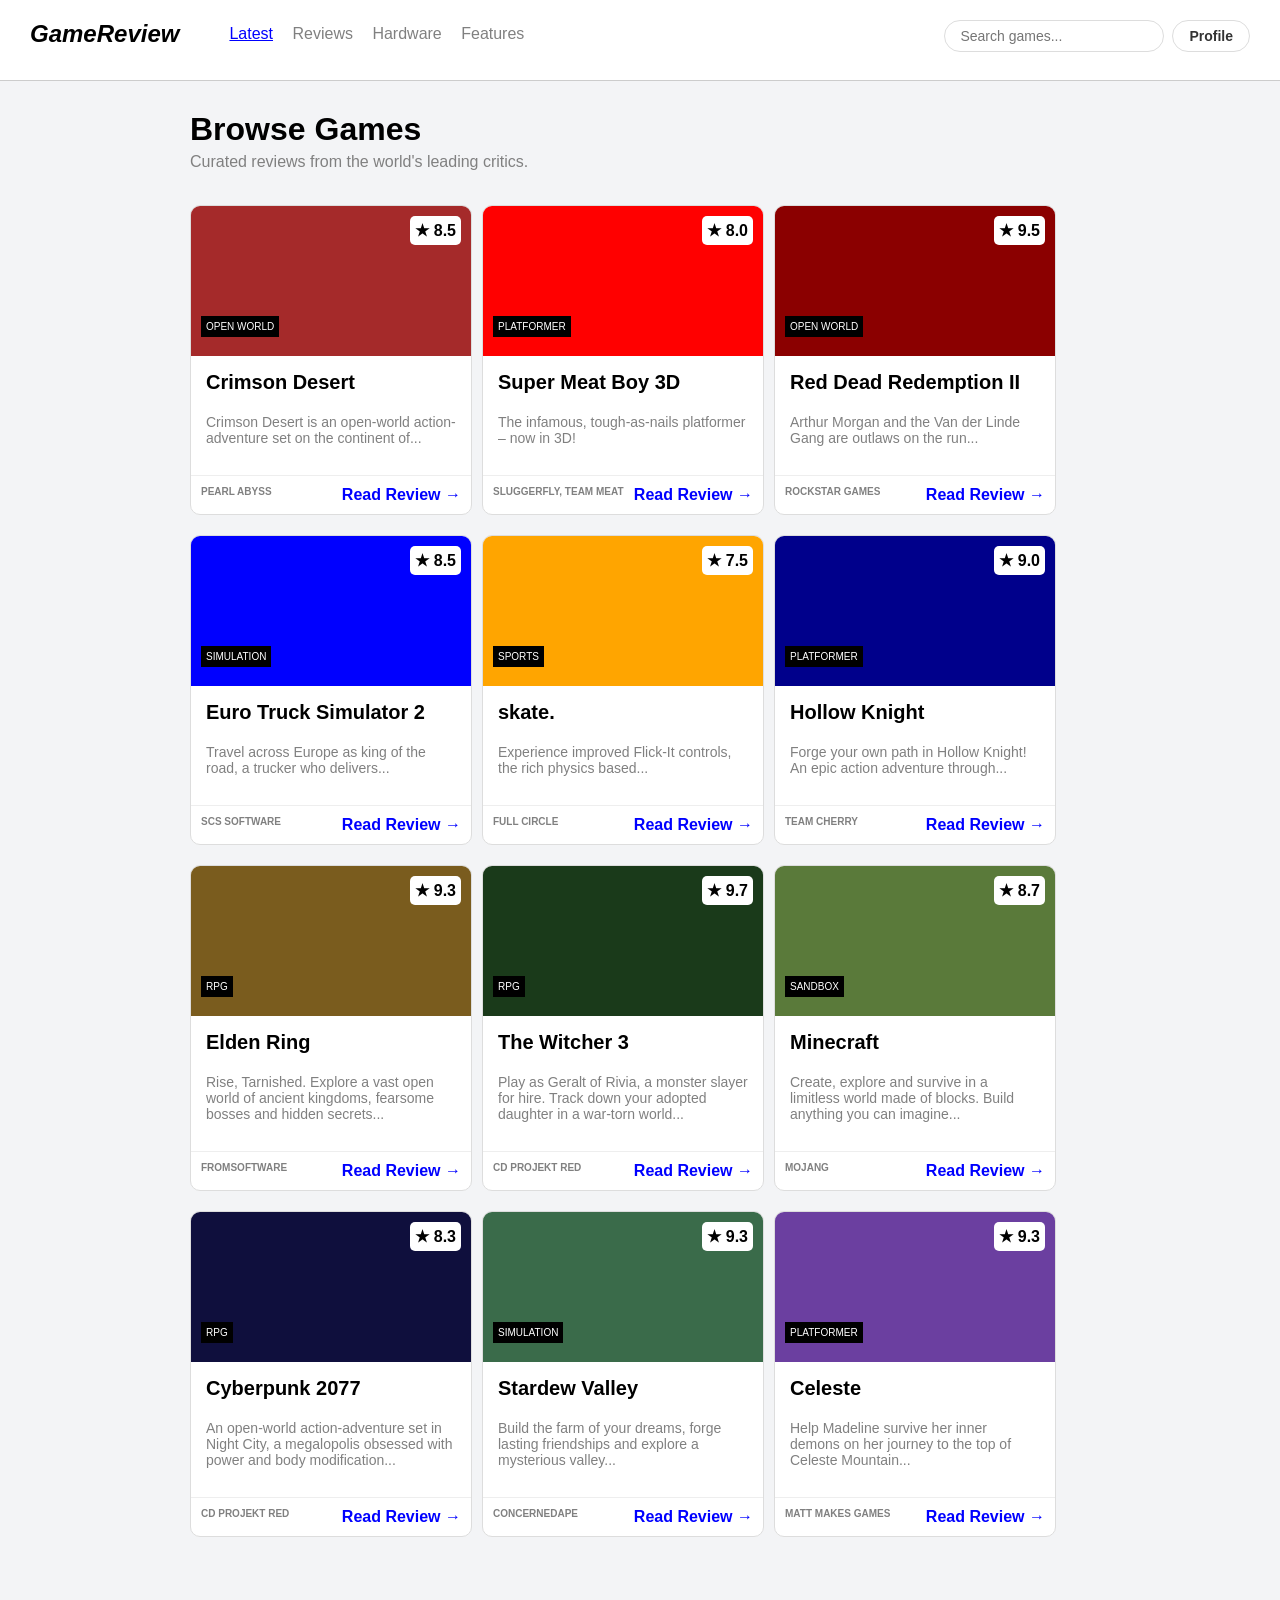
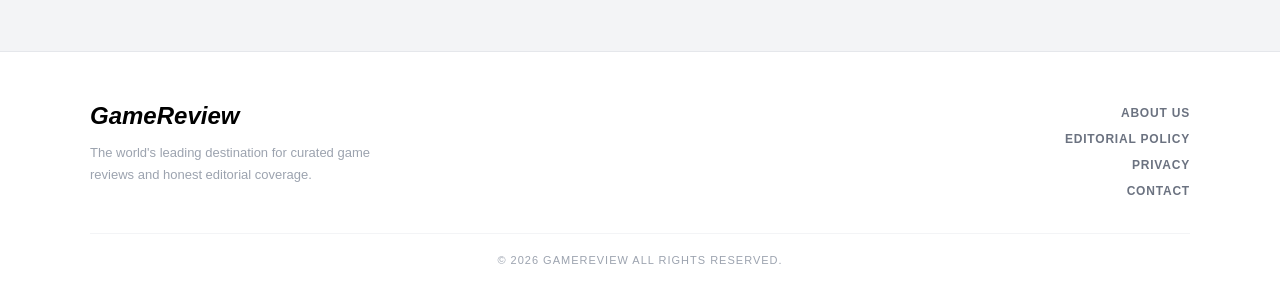
<file: index.html>
<html>
<head>
    <title>GameReview Homepage</title>
    <link rel="stylesheet" href="style.css">
</head>
<body margin="0">
    <div id="top-bar">
        <div class="logo-text">GameReview</div>
        <div id="links">
            <a href="#" style="color: blue; text-decoration: underline;">Latest</a>
            <a href="#">Reviews</a>
            <a href="#">Hardware</a>
            <a href="#">Features</a>
        </div>
        <div id="search-box">
            <input type="text" id="search-input" placeholder="Search games...">
            <button>Profile</button>
        </div>
    </div>

    <center>
        <div id="main-area">
            <div id="headings">
                <h1 align="left">Browse Games</h1>
                <p align="left">Curated reviews from the world's leading critics.</p>
            </div>
            <br>
            <div id="games-grid">
                <!-- Javascript will put divs here -->
            </div>
            <p id="no-results" style="display: none; color: grey; font-size: 14px; text-align: center; padding: 40px 0;">No games found for "<span id="no-results-term"></span>".</p>
        </div>
    </center>

    <br><br><br>
    
    <div id="bottom-footer">
        <div id="footer-main">
            <div id="footer-brand">
                <div class="logo-text">GameReview</div>
                <p>The world's leading destination for curated game reviews and honest editorial coverage.</p>
            </div>
            <nav id="footer-links">
                <a href="about.html">About Us</a>
                <a href="editorial.html">Editorial Policy</a>
                <a href="privacy.html">Privacy</a>
                <a href="contact.html">Contact</a>
            </nav>
        </div>
        <div id="footer-bottom">
            <p>© 2026 GAMEREVIEW ALL RIGHTS RESERVED.</p>
        </div>
    </div>

    <!-- js file -->
    <script src="script.js"></script>
</body>
</html>
</file>
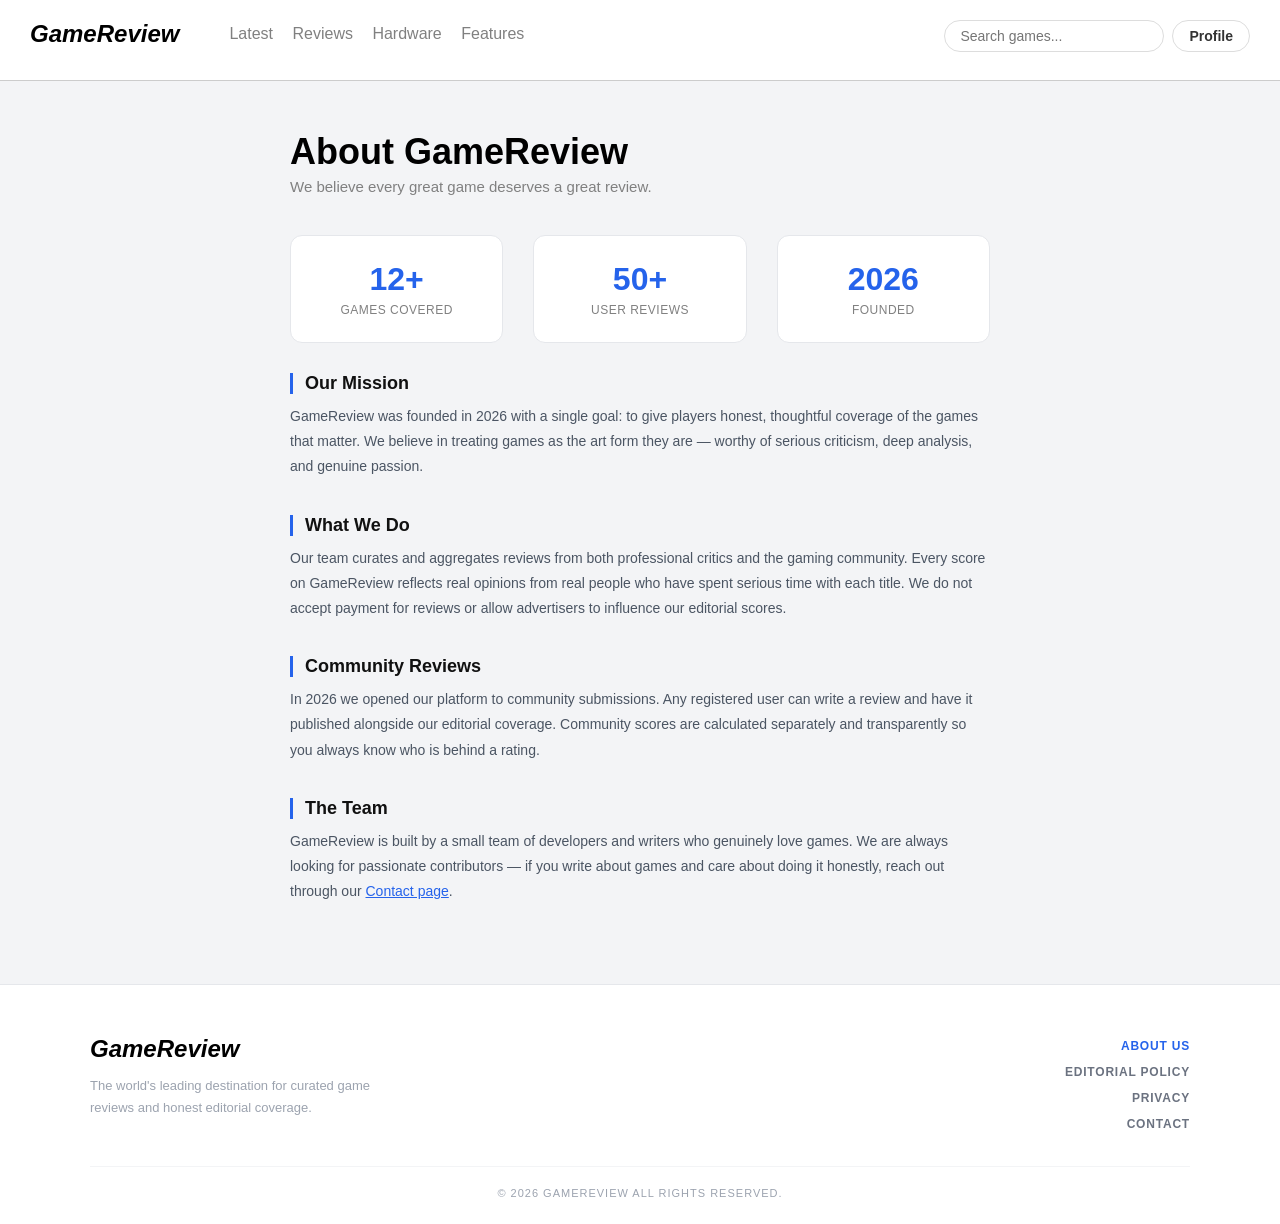
<file: about.html>
<html>
<head>
    <title>About Us – GameReview</title>
    <link rel="stylesheet" href="style.css">
    <style>
        .info-page { max-width: 700px; margin: 50px auto 80px; padding: 0 20px; }
        .info-page h1 { font-size: 36px; margin-bottom: 5px; }
        .info-page .subtitle { color: grey; font-size: 15px; margin-top: 0; margin-bottom: 40px; }
        .info-section { margin-bottom: 35px; }
        .info-section h2 { font-size: 18px; color: #111; margin-bottom: 10px; border-left: 3px solid #2563eb; padding-left: 12px; }
        .info-section p { color: #4b5563; font-size: 14px; line-height: 1.8; margin: 0; }
        .stat-row { display: flex; gap: 30px; margin: 30px 0; }
        .stat-box { background: white; border: 1px solid #e5e7eb; border-radius: 12px; padding: 25px 30px; flex: 1; text-align: center; }
        .stat-box .num { font-size: 32px; font-weight: bold; color: #2563eb; }
        .stat-box .label { font-size: 12px; color: grey; margin-top: 5px; text-transform: uppercase; letter-spacing: 0.5px; }
    </style>
</head>
<body>
    <div id="top-bar">
        <div class="logo-text">GameReview</div>
        <div id="links">
            <a href="index.html">Latest</a>
            <a href="index.html">Reviews</a>
            <a href="#">Hardware</a>
            <a href="#">Features</a>
        </div>
        <div id="search-box">
            <input type="text" placeholder="Search games...">
            <button>Profile</button>
        </div>
    </div>

    <div class="info-page">
        <h1>About GameReview</h1>
        <p class="subtitle">We believe every great game deserves a great review.</p>

        <div class="stat-row">
            <div class="stat-box">
                <div class="num">12+</div>
                <div class="label">Games Covered</div>
            </div>
            <div class="stat-box">
                <div class="num">50+</div>
                <div class="label">User Reviews</div>
            </div>
            <div class="stat-box">
                <div class="num">2026</div>
                <div class="label">Founded</div>
            </div>
        </div>

        <div class="info-section">
            <h2>Our Mission</h2>
            <p>GameReview was founded in 2026 with a single goal: to give players honest, thoughtful coverage of the games that matter. We believe in treating games as the art form they are — worthy of serious criticism, deep analysis, and genuine passion.</p>
        </div>

        <div class="info-section">
            <h2>What We Do</h2>
            <p>Our team curates and aggregates reviews from both professional critics and the gaming community. Every score on GameReview reflects real opinions from real people who have spent serious time with each title. We do not accept payment for reviews or allow advertisers to influence our editorial scores.</p>
        </div>

        <div class="info-section">
            <h2>Community Reviews</h2>
            <p>In 2026 we opened our platform to community submissions. Any registered user can write a review and have it published alongside our editorial coverage. Community scores are calculated separately and transparently so you always know who is behind a rating.</p>
        </div>

        <div class="info-section">
            <h2>The Team</h2>
            <p>GameReview is built by a small team of developers and writers who genuinely love games. We are always looking for passionate contributors — if you write about games and care about doing it honestly, reach out through our <a href="contact.html" style="color:#2563eb;">Contact page</a>.</p>
        </div>
    </div>

    <div id="bottom-footer">
        <div id="footer-main">
            <div id="footer-brand">
                <div class="logo-text">GameReview</div>
                <p>The world's leading destination for curated game reviews and honest editorial coverage.</p>
            </div>
            <nav id="footer-links">
                <a href="about.html" style="color:#2563eb;">About Us</a>
                <a href="editorial.html">Editorial Policy</a>
                <a href="privacy.html">Privacy</a>
                <a href="contact.html">Contact</a>
            </nav>
        </div>
        <div id="footer-bottom">
            <p>© 2026 GAMEREVIEW ALL RIGHTS RESERVED.</p>
        </div>
    </div>
</body>
</html>
</file>
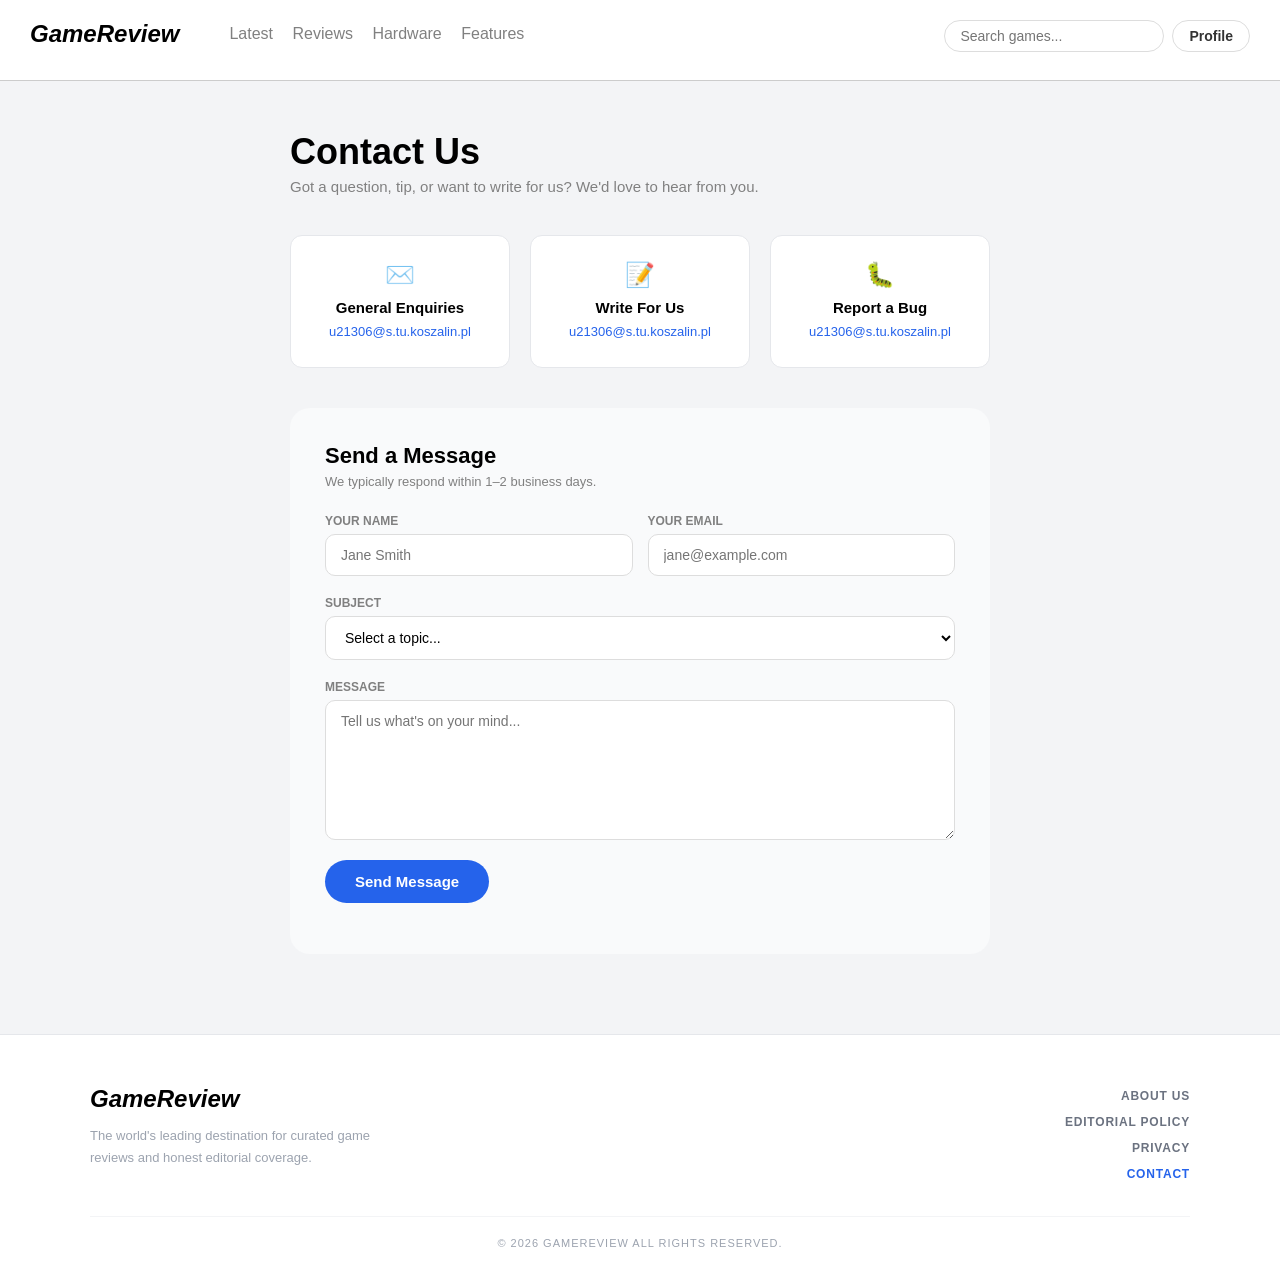
<file: contact.html>
<html>
<head>
    <title>Contact – GameReview</title>
    <link rel="stylesheet" href="style.css">
    <style>
        .info-page { max-width: 700px; margin: 50px auto 80px; padding: 0 20px; }
        .info-page h1 { font-size: 36px; margin-bottom: 5px; }
        .info-page .subtitle { color: grey; font-size: 15px; margin-top: 0; margin-bottom: 40px; }
        .contact-grid { display: flex; gap: 20px; margin-bottom: 40px; }
        .contact-card { flex: 1; background: white; border: 1px solid #e5e7eb; border-radius: 12px; padding: 25px; text-align: center; }
        .contact-card .icon { font-size: 24px; margin-bottom: 10px; }
        .contact-card h3 { margin: 0 0 6px; font-size: 15px; }
        .contact-card p { color: grey; font-size: 13px; margin: 0; line-height: 1.5; }
        .contact-card a { color: #2563eb; text-decoration: none; font-size: 13px; }
        .form-section { background: #f9fafb; border-radius: 20px; padding: 35px; }
        .form-section h2 { margin-top: 0; font-size: 22px; margin-bottom: 5px; }
        .form-section .sub { color: grey; font-size: 13px; margin-top: 0; margin-bottom: 25px; }
        .form-row { margin-bottom: 20px; }
        .form-row label { display: block; font-size: 12px; font-weight: bold; color: grey; margin-bottom: 6px; }
        .form-row input, .form-row textarea, .form-row select {
            width: 100%; border: 1px solid #ddd; border-radius: 10px;
            padding: 12px 15px; font-size: 14px; font-family: Arial;
            box-sizing: border-box; background: white; outline: none;
            transition: border-color 0.2s;
        }
        .form-row input:focus, .form-row textarea:focus, .form-row select:focus { border-color: #2563eb; }
        .form-row textarea { height: 140px; resize: vertical; }
        .send-btn { background-color: #2563eb; color: white; padding: 13px 30px; border: none; font-weight: bold; border-radius: 30px; font-size: 15px; cursor: pointer; }
        .send-btn:hover { background-color: #1d4ed8; }
        #success-msg { display: none; background: #f0fdf4; border: 1px solid #bbf7d0; border-radius: 10px; padding: 15px 20px; color: #15803d; font-size: 14px; margin-top: 20px; }
    </style>
</head>
<body>
    <div id="top-bar">
        <div class="logo-text">GameReview</div>
        <div id="links">
            <a href="index.html">Latest</a>
            <a href="index.html">Reviews</a>
            <a href="#">Hardware</a>
            <a href="#">Features</a>
        </div>
        <div id="search-box">
            <input type="text" placeholder="Search games...">
            <button>Profile</button>
        </div>
    </div>

    <div class="info-page">
        <h1>Contact Us</h1>
        <p class="subtitle">Got a question, tip, or want to write for us? We'd love to hear from you.</p>

        <div class="contact-grid">
            <div class="contact-card">
                <div class="icon">✉️</div>
                <h3>General Enquiries</h3>
                <p><a href="mailto:u21306@s.tu.koszalin.pl">u21306@s.tu.koszalin.pl</a></p>
            </div>
            <div class="contact-card">
                <div class="icon">📝</div>
                <h3>Write For Us</h3>
                <p><a href="mailto:u21306@s.tu.koszalin.pl">u21306@s.tu.koszalin.pl</a></p>
            </div>
            <div class="contact-card">
                <div class="icon">🐛</div>
                <h3>Report a Bug</h3>
                <p><a href="mailto:u21306@s.tu.koszalin.pl">u21306@s.tu.koszalin.pl</a></p>
            </div>
        </div>

        <div class="form-section">
            <h2>Send a Message</h2>
            <p class="sub">We typically respond within 1–2 business days.</p>

            <form action="javascript:void(0);">
                <div class="form-row" style="display:flex; gap:15px;">
                    <div style="flex:1;">
                        <label>YOUR NAME</label>
                        <input type="text" id="c-name" placeholder="Jane Smith">
                    </div>
                    <div style="flex:1;">
                        <label>YOUR EMAIL</label>
                        <input type="email" id="c-email" placeholder="jane@example.com">
                    </div>
                </div>
                <div class="form-row">
                    <label>SUBJECT</label>
                    <select id="c-subject">
                        <option value="">Select a topic...</option>
                        <option>General question</option>
                        <option>I want to write for GameReview</option>
                        <option>Report a factual error</option>
                        <option>Report a bug</option>
                        <option>Other</option>
                    </select>
                </div>
                <div class="form-row">
                    <label>MESSAGE</label>
                    <textarea id="c-message" placeholder="Tell us what's on your mind..."></textarea>
                </div>
                <button class="send-btn" id="send-btn">Send Message</button>
            </form>
            <div id="success-msg">✓ Your message has been sent. We'll get back to you soon!</div>
        </div>
    </div>

    <div id="bottom-footer">
        <div id="footer-main">
            <div id="footer-brand">
                <div class="logo-text">GameReview</div>
                <p>The world's leading destination for curated game reviews and honest editorial coverage.</p>
            </div>
            <nav id="footer-links">
                <a href="about.html">About Us</a>
                <a href="editorial.html">Editorial Policy</a>
                <a href="privacy.html">Privacy</a>
                <a href="contact.html" style="color:#2563eb;">Contact</a>
            </nav>
        </div>
        <div id="footer-bottom">
            <p>© 2026 GAMEREVIEW ALL RIGHTS RESERVED.</p>
        </div>
    </div>

    <script>
        document.getElementById("send-btn").addEventListener("click", function() {
            var name = document.getElementById("c-name").value.trim();
            var email = document.getElementById("c-email").value.trim();
            var message = document.getElementById("c-message").value.trim();
            if (!name || !email || !message) {
                alert("Please fill in your name, email and message.");
                return;
            }
            document.querySelector(".form-section form").style.display = "none";
            document.getElementById("success-msg").style.display = "block";
        });
    </script>
</body>
</html>
</file>
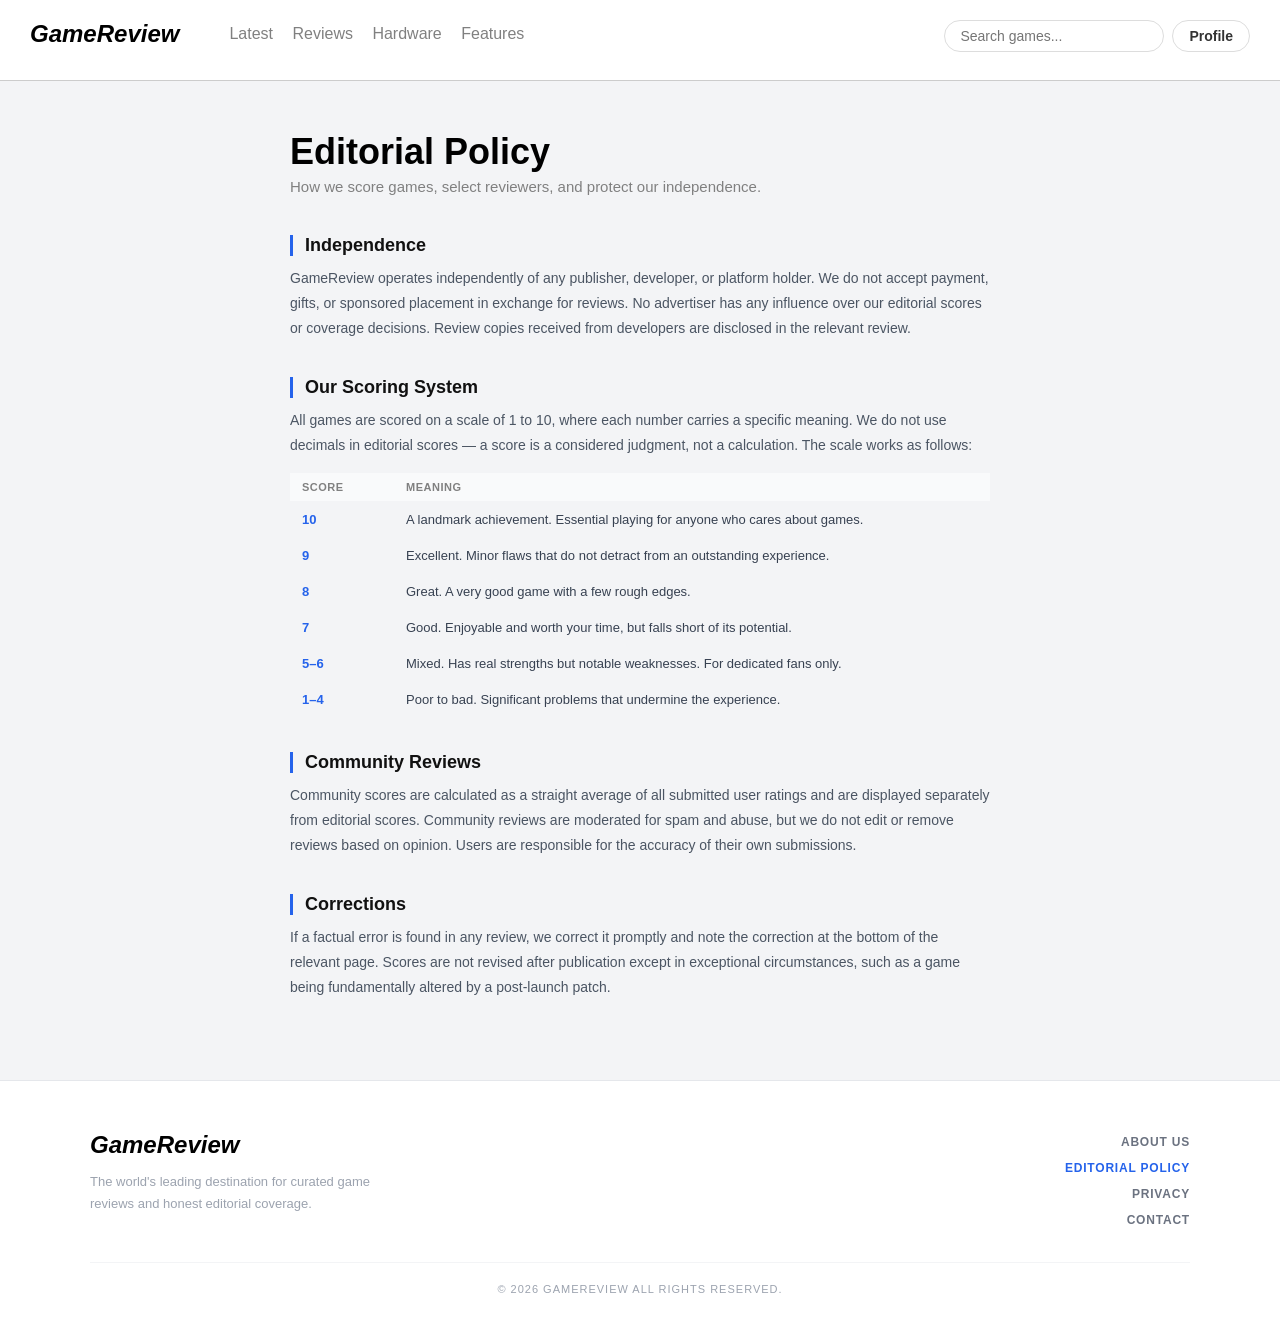
<file: editorial.html>
<html>
<head>
    <title>Editorial Policy – GameReview</title>
    <link rel="stylesheet" href="style.css">
    <style>
        .info-page { max-width: 700px; margin: 50px auto 80px; padding: 0 20px; }
        .info-page h1 { font-size: 36px; margin-bottom: 5px; }
        .info-page .subtitle { color: grey; font-size: 15px; margin-top: 0; margin-bottom: 40px; }
        .info-section { margin-bottom: 35px; }
        .info-section h2 { font-size: 18px; color: #111; margin-bottom: 10px; border-left: 3px solid #2563eb; padding-left: 12px; }
        .info-section p { color: #4b5563; font-size: 14px; line-height: 1.8; margin: 0; }
        .score-table { width: 100%; border-collapse: collapse; margin-top: 15px; }
        .score-table th { text-align: left; font-size: 11px; color: grey; text-transform: uppercase; letter-spacing: 0.5px; padding: 8px 12px; background: #f9fafb; }
        .score-table td { font-size: 13px; color: #374151; padding: 10px 12px; border-top: 1px solid #f3f4f6; vertical-align: top; }
        .score-table td:first-child { font-weight: bold; color: #2563eb; width: 80px; }
    </style>
</head>
<body>
    <div id="top-bar">
        <div class="logo-text">GameReview</div>
        <div id="links">
            <a href="index.html">Latest</a>
            <a href="index.html">Reviews</a>
            <a href="#">Hardware</a>
            <a href="#">Features</a>
        </div>
        <div id="search-box">
            <input type="text" placeholder="Search games...">
            <button>Profile</button>
        </div>
    </div>

    <div class="info-page">
        <h1>Editorial Policy</h1>
        <p class="subtitle">How we score games, select reviewers, and protect our independence.</p>

        <div class="info-section">
            <h2>Independence</h2>
            <p>GameReview operates independently of any publisher, developer, or platform holder. We do not accept payment, gifts, or sponsored placement in exchange for reviews. No advertiser has any influence over our editorial scores or coverage decisions. Review copies received from developers are disclosed in the relevant review.</p>
        </div>

        <div class="info-section">
            <h2>Our Scoring System</h2>
            <p>All games are scored on a scale of 1 to 10, where each number carries a specific meaning. We do not use decimals in editorial scores — a score is a considered judgment, not a calculation. The scale works as follows:</p>
            <table class="score-table">
                <tr><th>Score</th><th>Meaning</th></tr>
                <tr><td>10</td><td>A landmark achievement. Essential playing for anyone who cares about games.</td></tr>
                <tr><td>9</td><td>Excellent. Minor flaws that do not detract from an outstanding experience.</td></tr>
                <tr><td>8</td><td>Great. A very good game with a few rough edges.</td></tr>
                <tr><td>7</td><td>Good. Enjoyable and worth your time, but falls short of its potential.</td></tr>
                <tr><td>5–6</td><td>Mixed. Has real strengths but notable weaknesses. For dedicated fans only.</td></tr>
                <tr><td>1–4</td><td>Poor to bad. Significant problems that undermine the experience.</td></tr>
            </table>
        </div>

        <div class="info-section">
            <h2>Community Reviews</h2>
            <p>Community scores are calculated as a straight average of all submitted user ratings and are displayed separately from editorial scores. Community reviews are moderated for spam and abuse, but we do not edit or remove reviews based on opinion. Users are responsible for the accuracy of their own submissions.</p>
        </div>

        <div class="info-section">
            <h2>Corrections</h2>
            <p>If a factual error is found in any review, we correct it promptly and note the correction at the bottom of the relevant page. Scores are not revised after publication except in exceptional circumstances, such as a game being fundamentally altered by a post-launch patch.</p>
        </div>
    </div>

    <div id="bottom-footer">
        <div id="footer-main">
            <div id="footer-brand">
                <div class="logo-text">GameReview</div>
                <p>The world's leading destination for curated game reviews and honest editorial coverage.</p>
            </div>
            <nav id="footer-links">
                <a href="about.html">About Us</a>
                <a href="editorial.html" style="color:#2563eb;">Editorial Policy</a>
                <a href="privacy.html">Privacy</a>
                <a href="contact.html">Contact</a>
            </nav>
        </div>
        <div id="footer-bottom">
            <p>© 2026 GAMEREVIEW ALL RIGHTS RESERVED.</p>
        </div>
    </div>
</body>
</html>
</file>
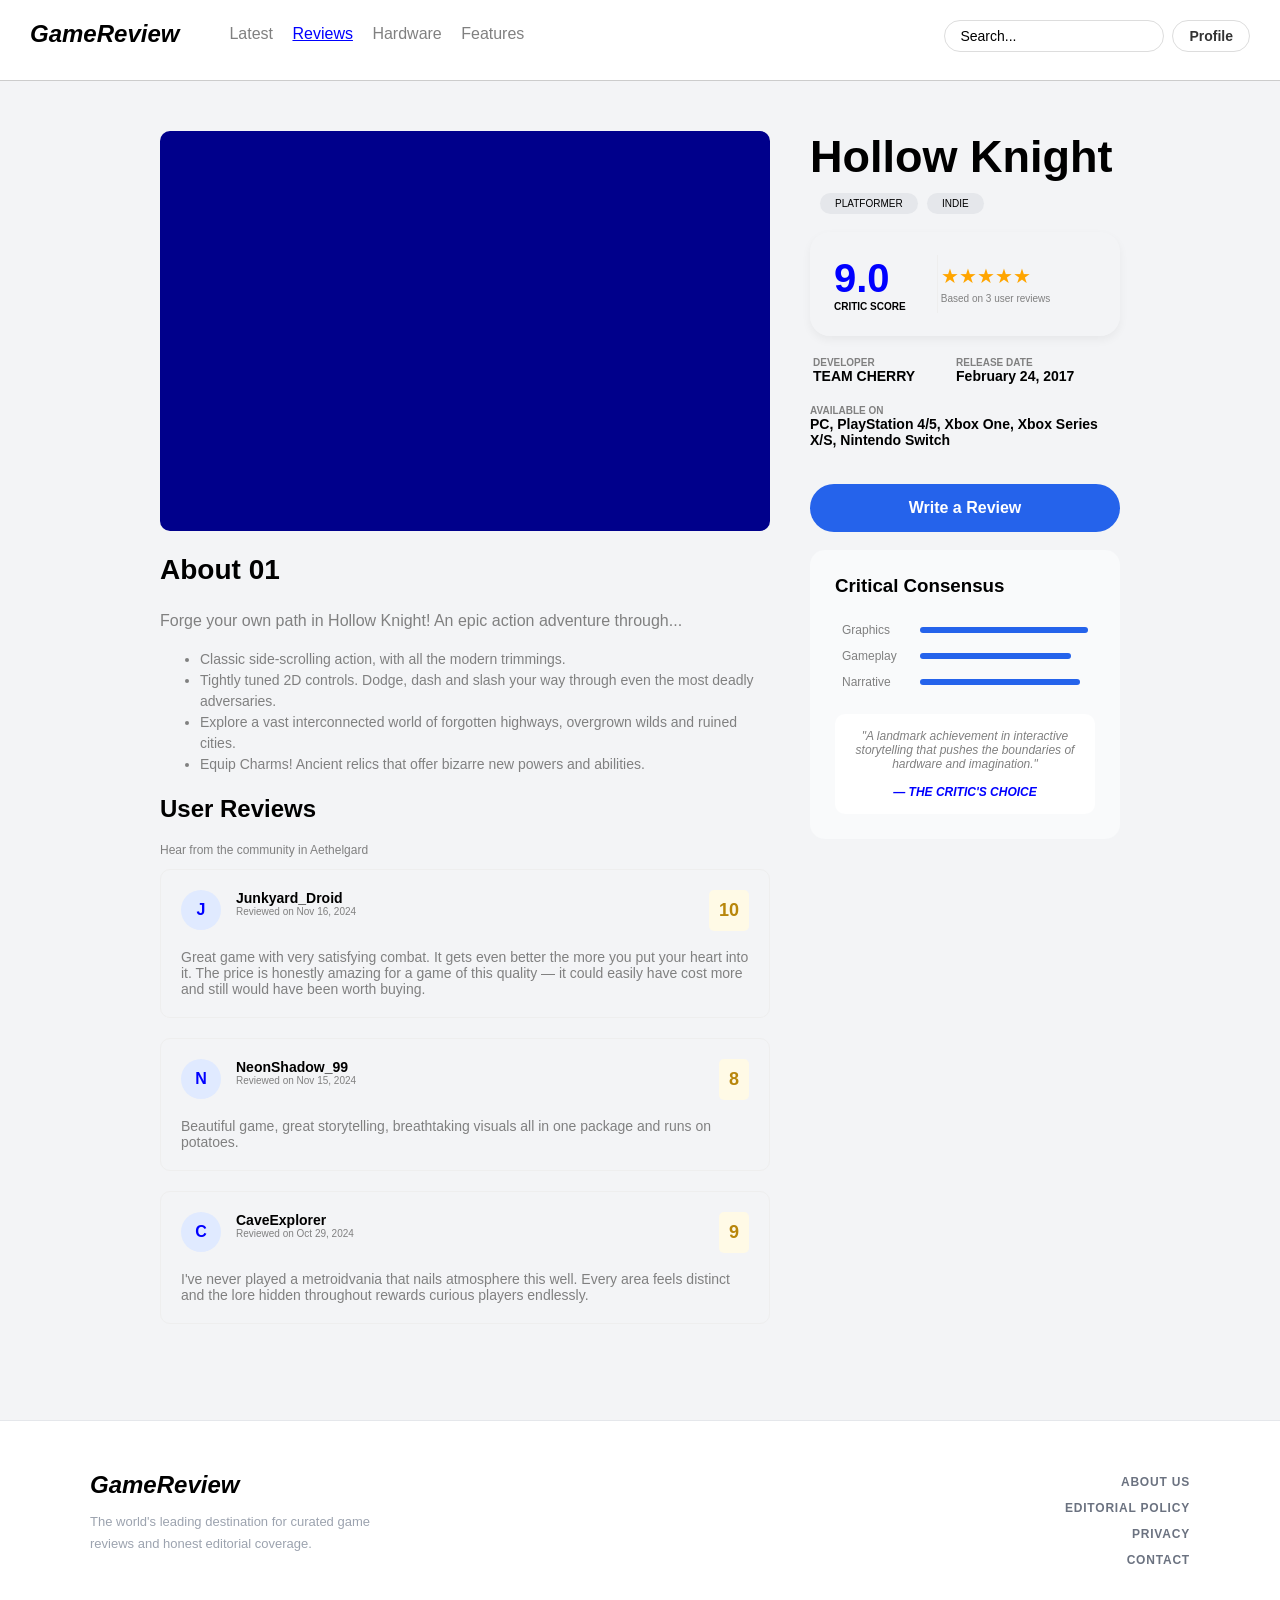
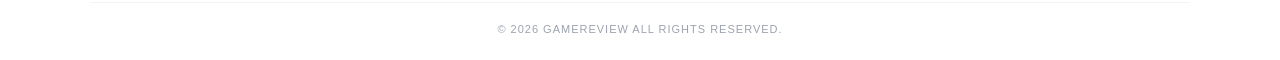
<file: gamepage.html>
<html>
<head>
    <title>Game Review Page</title>
    <link rel="stylesheet" href="style.css">
</head>
<body margin="0">
    <div id="top-bar">
        <div class="logo-text">GameReview</div>
        <div id="links">
            <a href="index.html">Latest</a>
            <a href="#" style="color: blue; text-decoration: underline;">Reviews</a>
            <a href="#">Hardware</a>
            <a href="#">Features</a>
        </div>
        <div id="search-box">
            <input type="text" value="Search...">
            <button>Profile</button>
        </div>
    </div>

    <center>
        <div id="main-area" style="text-align: left; width: 1000px;">
            <!-- using a table for layout because floats are hard -->
            <table width="100%" border="0" cellpadding="20" cellspacing="0">
                <tr>
                    <td width="65%" valign="top">
                        <div id="game-img" style="height: 400px; background-color: darkblue; border-radius: 10px;">
                            <!-- image goes here -->
                        </div>
                        
                        <h2 style="font-size: 28px;">About 01</h2>
                        <p id="game-desc" style="color: grey; line-height: 1.5;">
                            Forge your own path in Hollow Knight! An epic action adventure through a vast ruined kingdom of insects and heroes. Explore twisting caverns, battle tainted creatures and befriend bizarre bugs.
                        </p>
                        <ul style="color: grey; line-height: 1.5; font-size: 14px;">
                            <li>Classic side-scrolling action, with all the modern trimmings.</li>
                            <li>Tightly tuned 2D controls. Dodge, dash and slash your way through even the most deadly adversaries.</li>
                            <li>Explore a vast interconnected world of forgotten highways, overgrown wilds and ruined cities.</li>
                            <li>Equip Charms! Ancient relics that offer bizarre new powers and abilities.</li>
                        </ul>

                        <h2>User Reviews</h2>
                        <p style="font-size: 12px; color: grey;">Hear from the community in Aethelgard</p>
                        <div id="user-reviews-list"></div>
                    </td>

                    <td width="35%" valign="top">
                        <h1 id="game-title" style="font-size: 45px; margin-bottom: 10px; margin-top: 0;">Hollow Knight</h1>
                        
                        <div class="genre-tag" id="game-type" style="float: none; display: inline-block; margin-top: 0; background-color: #e5e7eb; color: black; border-radius: 20px; padding: 5px 15px;">PLATFORMER</div>
                        <div class="genre-tag" style="float: none; display: inline-block; margin-top: 0; background-color: #e5e7eb; color: black; border-radius: 20px; padding: 5px 15px; margin-left: 5px;">INDIE</div>
                        
                        <br><br>
                        
                        <div style="border: 1px solid #f3f4f6; border-radius: 20px; padding: 20px; text-align: center; box-shadow: 0px 4px 10px rgba(0,0,0,0.05);">
                            <table width="100%">
                                <tr>
                                    <td width="40%" style="border-right: 1px solid #eee;">
                                        <h1 style="color: blue; font-size: 40px; margin: 0;" id="game-score">9.4</h1>
                                        <b style="font-size: 10px;">CRITIC SCORE</b>
                                    </td>
                                    <td width="60%">
                                        <span id="game-stars" style="color: orange; font-size: 20px;">★★★★★</span>
                                        <p id="review-count" style="font-size: 10px; color: grey; margin-top: 5px;">Based on 0 reviews</p>
                                    </td>
                                </tr>
                            </table>
                        </div>

                        <br>
                        <table width="100%">
                            <tr>
                                <td>
                                    <span class="dev-name">DEVELOPER</span><br>
                                    <b id="game-dev" style="font-size: 14px;">Team Cherry</b>
                                </td>
                                <td>
                                    <span class="dev-name">RELEASE DATE</span><br>
                                    <b style="font-size: 14px;">February 24, 2017</b>
                                </td>
                            </tr>
                        </table>

                        <br>
                        <span class="dev-name">AVAILABLE ON</span><br>
                        <b style="font-size: 14px;">PC, PlayStation 4/5, Xbox One, Xbox Series X/S, Nintendo Switch</b>

                        <br><br><br>
                        <button id="write-review-btn" style="background-color: #2563eb; color: white; padding: 15px; width: 100%; border: none; font-weight: bold; border-radius: 30px; font-size: 16px; cursor: pointer;">Write a Review</button>

                        <br><br>
                        <div style="background-color: #f9fafb; padding: 25px; border-radius: 15px;">
                            <h3 style="margin-top: 0;">Critical Consensus</h3>
                            
                            <table width="100%" cellpadding="5">
                                <tr>
                                    <td width="30%" style="font-size: 12px; color: grey;">Graphics</td>
                                    <td width="70%"><div style="background-color: #2563eb; height: 6px; width: 100%; border-radius: 3px;"></div></td>
                                </tr>
                                <tr>
                                    <td style="font-size: 12px; color: grey;">Gameplay</td>
                                    <td><div style="background-color: #2563eb; height: 6px; width: 90%; border-radius: 3px;"></div></td>
                                </tr>
                                <tr>
                                    <td style="font-size: 12px; color: grey;">Narrative</td>
                                    <td><div style="background-color: #2563eb; height: 6px; width: 95%; border-radius: 3px;"></div></td>
                                </tr>
                            </table>

                            <br>
                            <div style="background-color: white; padding: 15px; border-radius: 10px; font-size: 12px; font-style: italic; color: grey; text-align: center;">
                                "A landmark achievement in interactive storytelling that pushes the boundaries of hardware and imagination."<br><br>
                                <b style="color: blue; text-transform: uppercase;">— THE CRITIC'S CHOICE</b>
                            </div>
                        </div>

                    </td>
                </tr>
            </table>
        </div>
    </center>

    <br><br>
    
    <div id="bottom-footer">
        <div id="footer-main">
            <div id="footer-brand">
                <div class="logo-text">GameReview</div>
                <p>The world's leading destination for curated game reviews and honest editorial coverage.</p>
            </div>
            <nav id="footer-links">
                <a href="about.html">About Us</a>
                <a href="editorial.html">Editorial Policy</a>
                <a href="privacy.html">Privacy</a>
                <a href="contact.html">Contact</a>
            </nav>
        </div>
        <div id="footer-bottom">
            <p>© 2026 GAMEREVIEW ALL RIGHTS RESERVED.</p>
        </div>
    </div>

    <!-- js file -->
    <script src="gamepage.js"></script>
</body>
</html>
</file>
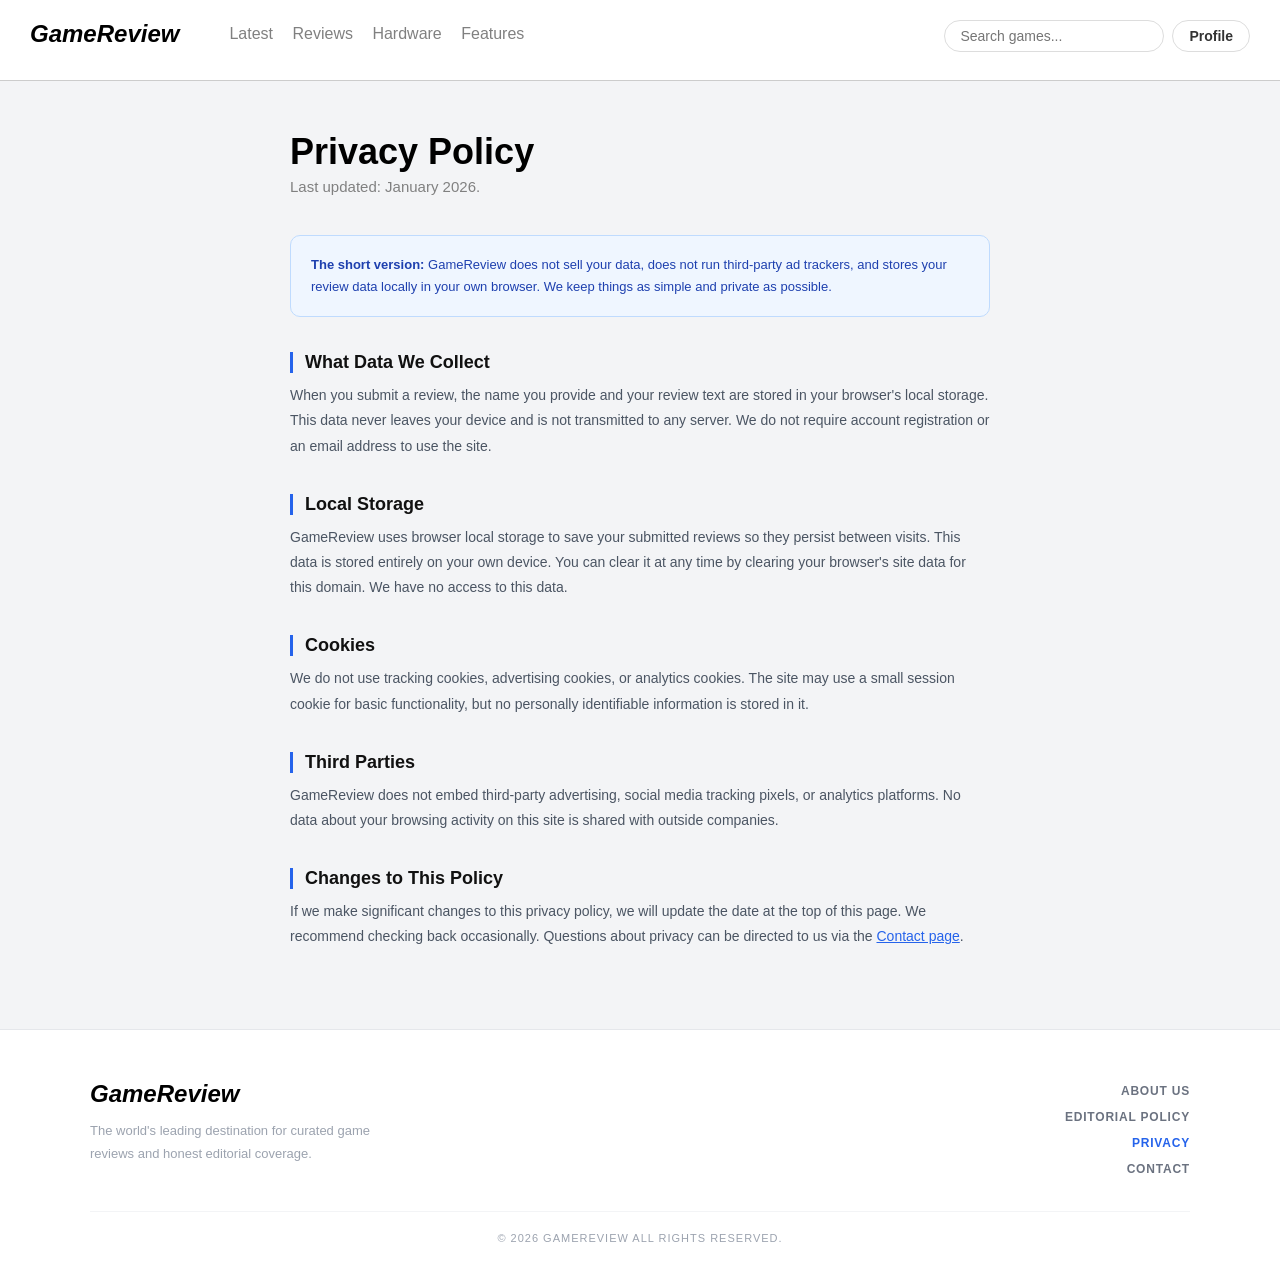
<file: privacy.html>
<html>
<head>
    <title>Privacy – GameReview</title>
    <link rel="stylesheet" href="style.css">
    <style>
        .info-page { max-width: 700px; margin: 50px auto 80px; padding: 0 20px; }
        .info-page h1 { font-size: 36px; margin-bottom: 5px; }
        .info-page .subtitle { color: grey; font-size: 15px; margin-top: 0; margin-bottom: 40px; }
        .info-section { margin-bottom: 35px; }
        .info-section h2 { font-size: 18px; color: #111; margin-bottom: 10px; border-left: 3px solid #2563eb; padding-left: 12px; }
        .info-section p { color: #4b5563; font-size: 14px; line-height: 1.8; margin: 0; }
        .highlight-box { background: #eff6ff; border: 1px solid #bfdbfe; border-radius: 10px; padding: 18px 20px; margin-bottom: 35px; }
        .highlight-box p { color: #1e40af; font-size: 13px; line-height: 1.7; margin: 0; }
    </style>
</head>
<body>
    <div id="top-bar">
        <div class="logo-text">GameReview</div>
        <div id="links">
            <a href="index.html">Latest</a>
            <a href="index.html">Reviews</a>
            <a href="#">Hardware</a>
            <a href="#">Features</a>
        </div>
        <div id="search-box">
            <input type="text" placeholder="Search games...">
            <button>Profile</button>
        </div>
    </div>

    <div class="info-page">
        <h1>Privacy Policy</h1>
        <p class="subtitle">Last updated: January 2026.</p>

        <div class="highlight-box">
            <p><strong>The short version:</strong> GameReview does not sell your data, does not run third-party ad trackers, and stores your review data locally in your own browser. We keep things as simple and private as possible.</p>
        </div>

        <div class="info-section">
            <h2>What Data We Collect</h2>
            <p>When you submit a review, the name you provide and your review text are stored in your browser's local storage. This data never leaves your device and is not transmitted to any server. We do not require account registration or an email address to use the site.</p>
        </div>

        <div class="info-section">
            <h2>Local Storage</h2>
            <p>GameReview uses browser local storage to save your submitted reviews so they persist between visits. This data is stored entirely on your own device. You can clear it at any time by clearing your browser's site data for this domain. We have no access to this data.</p>
        </div>

        <div class="info-section">
            <h2>Cookies</h2>
            <p>We do not use tracking cookies, advertising cookies, or analytics cookies. The site may use a small session cookie for basic functionality, but no personally identifiable information is stored in it.</p>
        </div>

        <div class="info-section">
            <h2>Third Parties</h2>
            <p>GameReview does not embed third-party advertising, social media tracking pixels, or analytics platforms. No data about your browsing activity on this site is shared with outside companies.</p>
        </div>

        <div class="info-section">
            <h2>Changes to This Policy</h2>
            <p>If we make significant changes to this privacy policy, we will update the date at the top of this page. We recommend checking back occasionally. Questions about privacy can be directed to us via the <a href="contact.html" style="color:#2563eb;">Contact page</a>.</p>
        </div>
    </div>

    <div id="bottom-footer">
        <div id="footer-main">
            <div id="footer-brand">
                <div class="logo-text">GameReview</div>
                <p>The world's leading destination for curated game reviews and honest editorial coverage.</p>
            </div>
            <nav id="footer-links">
                <a href="about.html">About Us</a>
                <a href="editorial.html">Editorial Policy</a>
                <a href="privacy.html" style="color:#2563eb;">Privacy</a>
                <a href="contact.html">Contact</a>
            </nav>
        </div>
        <div id="footer-bottom">
            <p>© 2026 GAMEREVIEW ALL RIGHTS RESERVED.</p>
        </div>
    </div>
</body>
</html>
</file>
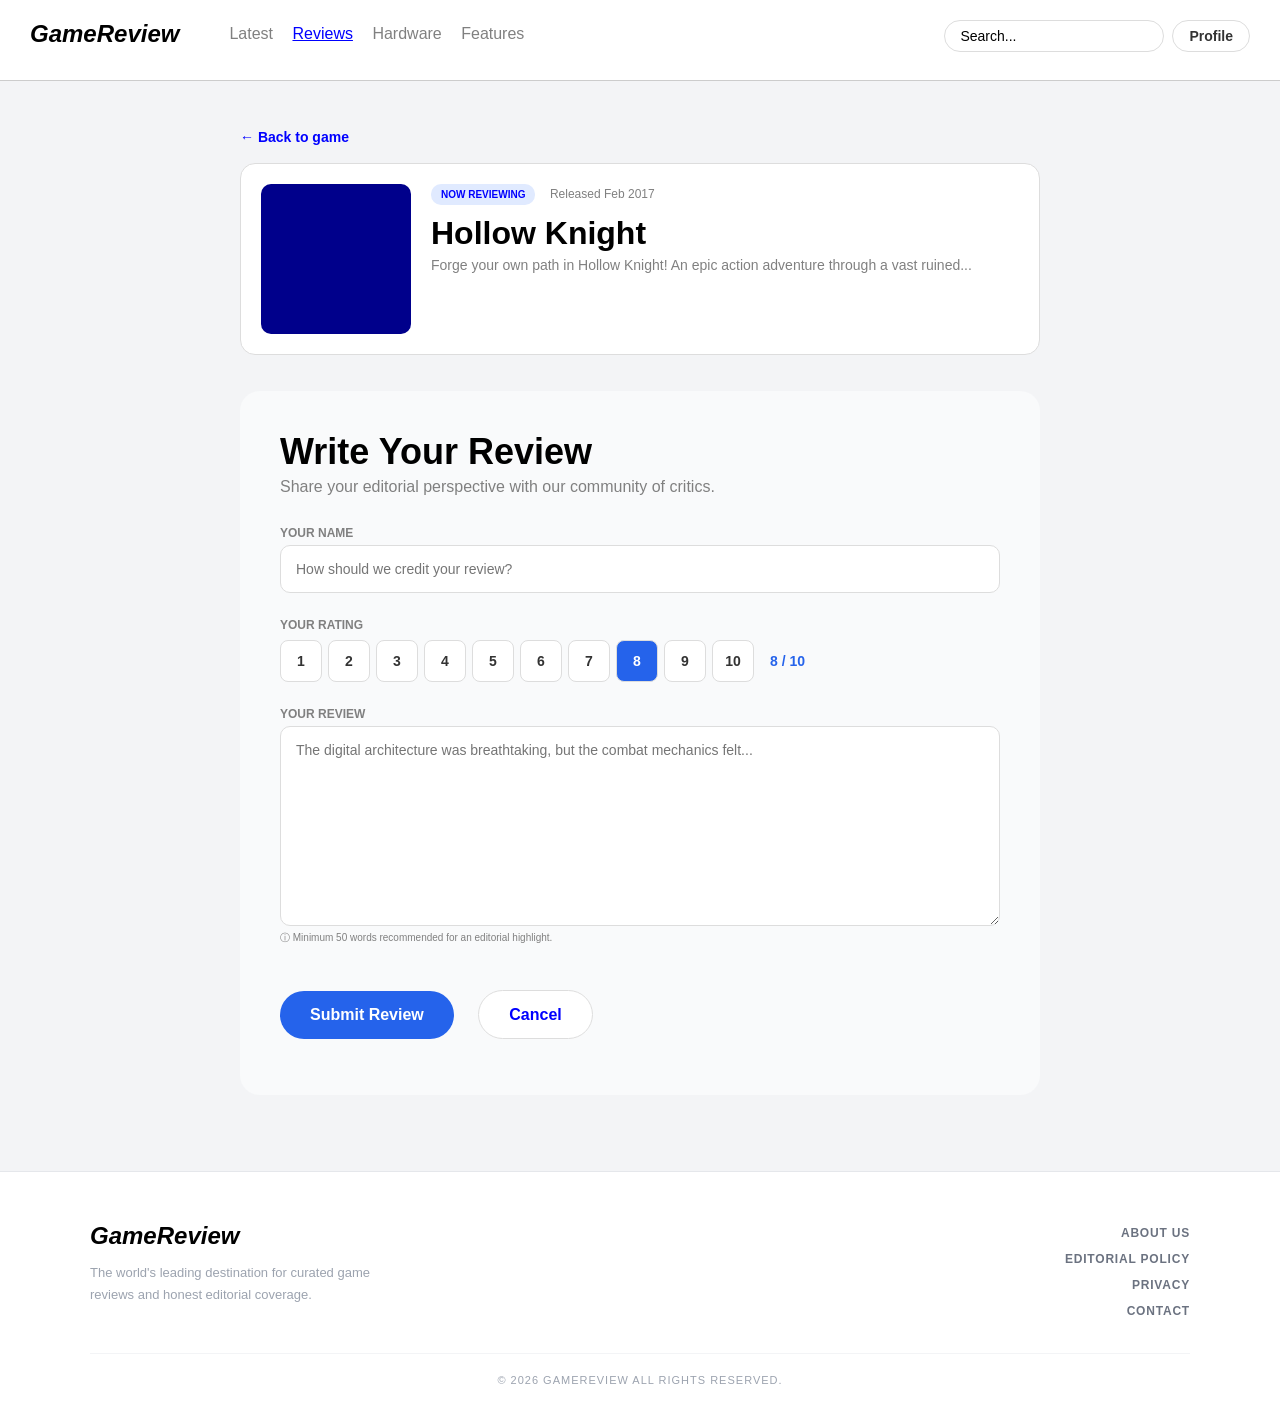
<file: write_review.html>
<html>
<head>
    <title>Write a Review</title>
    <link rel="stylesheet" href="style.css">
</head>
<body margin="0">
    <div id="top-bar">
        <div class="logo-text">GameReview</div>
        <div id="links">
            <a href="index.html">Latest</a>
            <a href="index.html" style="color: blue; text-decoration: underline;">Reviews</a>
            <a href="#">Hardware</a>
            <a href="#">Features</a>
        </div>
        <div id="search-box">
            <input type="text" value="Search...">
            <button>Profile</button>
        </div>
    </div>

    <center>
        <div id="main-area" style="text-align: left; width: 800px;">
            <br>
            <a id="back-link" href="gamepage.html" style="color: blue; text-decoration: none; font-weight: bold; font-size: 14px;">&larr; Back to game</a>
            <br><br>

            <!-- Game Info Card -->
            <div style="background-color: white; border-radius: 15px; padding: 20px; border: 1px solid #ddd;">
                <div id="review-game-img" style="width: 150px; height: 150px; background-color: darkblue; border-radius: 10px; float: left;"></div>
                <div style="float: left; margin-left: 20px; width: 550px;">
                    <div style="background-color: #e0eaff; color: blue; font-size: 10px; font-weight: bold; padding: 5px 10px; border-radius: 10px; display: inline-block;">NOW REVIEWING</div>
                    <span style="color: grey; font-size: 12px; margin-left: 10px;">Released Feb 2017</span>
                    <h1 id="review-game-title" style="margin-top: 10px; margin-bottom: 5px; font-size: 32px;">Hollow Knight</h1>
                    <p id="review-game-desc" style="color: grey; font-size: 14px; margin-top: 0;">Forge your own path in Hollow Knight! An epic action adventure through a vast ruined kingdom of insects and heroes.</p>
                </div>
                <div style="clear: both;"></div>
            </div>

            <br><br>

            <!-- Form Area -->
            <div style="background-color: #f9fafb; padding: 40px; border-radius: 20px;">
                <h1 style="margin-top: 0; font-size: 36px; margin-bottom: 5px;">Write Your Review</h1>
                <p style="color: grey; margin-top: 0; margin-bottom: 30px;">Share your editorial perspective with our community of critics.</p>

                <form action="javascript:void(0);">
                    <b style="font-size: 12px; color: grey;">YOUR NAME</b><br>
                    <input type="text" id="name-input" placeholder="How should we credit your review?" style="width: 100%; border: 1px solid #ddd; border-radius: 10px; padding: 15px; font-size: 14px; margin-top: 5px; margin-bottom: 25px; box-sizing: border-box;">

                    <b style="font-size: 12px; color: grey;">YOUR RATING</b><br>
                    <div id="rating-selector" style="margin-top: 8px; margin-bottom: 25px;"></div>

                    <b style="font-size: 12px; color: grey;">YOUR REVIEW</b><br>
                    <textarea id="review-text" placeholder="The digital architecture was breathtaking, but the combat mechanics felt..." style="width: 100%; height: 200px; border: 1px solid #ddd; border-radius: 10px; padding: 15px; font-size: 14px; margin-top: 5px; font-family: Arial; box-sizing: border-box;"></textarea>
                    
                    <p style="color: grey; font-size: 10px; margin-top: 5px;">&#9432; Minimum 50 words recommended for an editorial highlight.</p>

                    <br><br>
                    <button id="submit-btn" style="background-color: #2563eb; color: white; padding: 15px 30px; border: none; font-weight: bold; border-radius: 30px; font-size: 16px; cursor: pointer;">Submit Review</button>
                    <a href="gamepage.html" id="cancel-btn" style="color: blue; text-decoration: none; font-weight: bold; margin-left: 20px; padding: 15px 30px; border-radius: 30px; border: 1px solid #ddd; background-color: white;">Cancel</a>
                </form>
            </div>
        </div>
    </center>

    <br><br>
    
    <div id="bottom-footer">
        <div id="footer-main">
            <div id="footer-brand">
                <div class="logo-text">GameReview</div>
                <p>The world's leading destination for curated game reviews and honest editorial coverage.</p>
            </div>
            <nav id="footer-links">
                <a href="about.html">About Us</a>
                <a href="editorial.html">Editorial Policy</a>
                <a href="privacy.html">Privacy</a>
                <a href="contact.html">Contact</a>
            </nav>
        </div>
        <div id="footer-bottom">
            <p>© 2026 GAMEREVIEW ALL RIGHTS RESERVED.</p>
        </div>
    </div>

    <!-- js file -->
    <script src="write_review.js"></script>
</body>
</html>
</file>
<file: style.css>
body {
    background-color: #f3f4f6;
    font-family: Arial, sans-serif;
    margin: 0px;
    padding: 0px;
}

#top-bar {
    background-color: white;
    height: 60px;
    padding: 10px;
    border-bottom: 1px solid #ccc;
}

.logo-text {
    font-size: 24px;
    font-weight: bold;
    font-style: italic;
    float: left;
    margin-left: 20px;
    margin-top: 10px;
}

#links {
    float: left;
    margin-left: 50px;
    margin-top: 15px;
}

#links a {
    text-decoration: none;
    color: grey;
    margin-right: 15px;
}

#search-box {
    float: right;
    margin-right: 20px;
    margin-top: 10px;
    display: flex;
    align-items: center;
    gap: 8px;
}

#search-box input {
    width: 220px;
    padding: 7px 15px;
    border: 1px solid #ddd;
    border-radius: 20px;
    font-size: 14px;
    outline: none;
    transition: border-color 0.2s;
}

#search-box input:focus {
    border-color: #2563eb;
}

#search-box button {
    padding: 7px 16px;
    border: 1px solid #ddd;
    border-radius: 20px;
    background-color: white;
    color: #333;
    font-size: 14px;
    cursor: pointer;
    font-weight: bold;
    transition: background-color 0.2s;
}

#search-box button:hover {
    background-color: #f3f4f6;
}

#main-area {
    width: 900px;
    text-align: left;
    margin-top: 30px;
}

#headings h1 {
    font-size: 32px;
    margin-bottom: 0px;
}

#headings p {
    color: grey;
    margin-top: 5px;
}

.card {
    background-color: white;
    width: 280px;
    display: inline-flex;
    flex-direction: column;
    vertical-align: top;
    margin-right: 10px;
    margin-bottom: 20px;
    border-radius: 10px;
    border: 1px solid #ddd;
    overflow: hidden;
}

.card-top {
    height: 150px;
    width: 100%;
}

.review-score {
    background-color: white;
    padding: 5px;
    float: right;
    margin: 10px;
    border-radius: 5px;
    font-weight: bold;
}

.genre-tag {
    background-color: black;
    color: white;
    padding: 5px;
    font-size: 10px;
    float: left;
    margin-top: 110px;
    margin-left: 10px;
}

.info {
    padding: 15px;
    flex: 1;
}

.info h3 {
    margin-top: 0px;
    font-size: 20px;
}

.info p {
    font-size: 14px;
    color: grey;
}

.bot-info {
    padding: 10px;
    border-top: 1px solid #eee;
}

.dev-name {
    color: grey;
    font-size: 10px;
    font-weight: bold;
}

.read-btn {
    color: blue;
    float: right;
    text-decoration: none;
    font-weight: bold;
}

#bottom-footer {
    background-color: white;
    border-top: 1px solid #e5e7eb;
    padding: 50px 60px 25px;
    margin-top: 40px;
}

#footer-main {
    display: flex;
    justify-content: space-between;
    align-items: flex-start;
    max-width: 1100px;
    margin: 0 auto 35px auto;
}

#footer-brand .logo-text {
    float: none;
    margin: 0 0 12px 0;
}

#footer-brand p {
    color: #9ca3af;
    font-size: 13px;
    max-width: 280px;
    margin: 0;
    line-height: 1.7;
}

#footer-links {
    display: flex;
    flex-direction: column;
    align-items: flex-end;
    gap: 12px;
    padding-top: 4px;
}

#footer-links a {
    color: #6b7280;
    text-decoration: none;
    font-size: 12px;
    font-weight: bold;
    text-transform: uppercase;
    letter-spacing: 0.8px;
    transition: color 0.15s;
}

#footer-links a:hover {
    color: #2563eb;
}

#footer-bottom {
    border-top: 1px solid #f3f4f6;
    padding-top: 20px;
    text-align: center;
    max-width: 1100px;
    margin: 0 auto;
}

#footer-bottom p {
    color: #9ca3af;
    font-size: 11px;
    margin: 0;
    letter-spacing: 1px;
}
</file>
